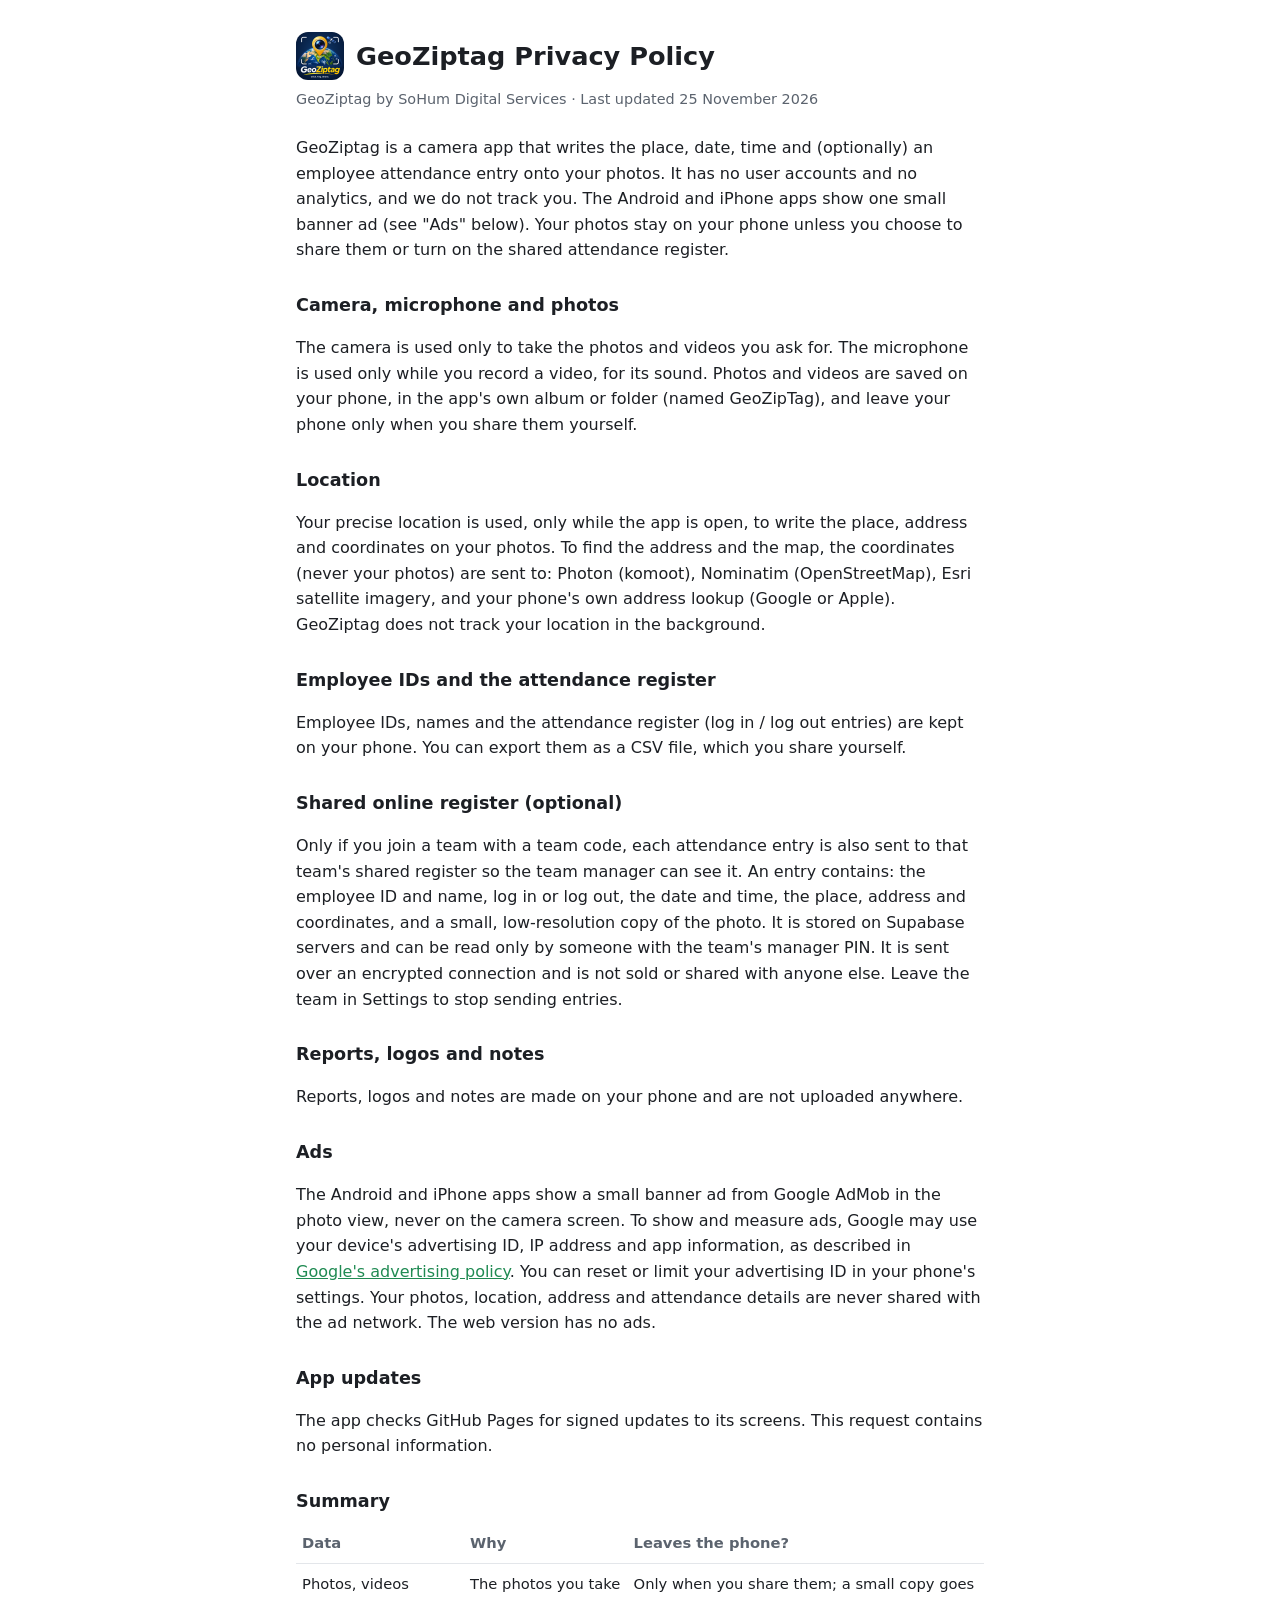
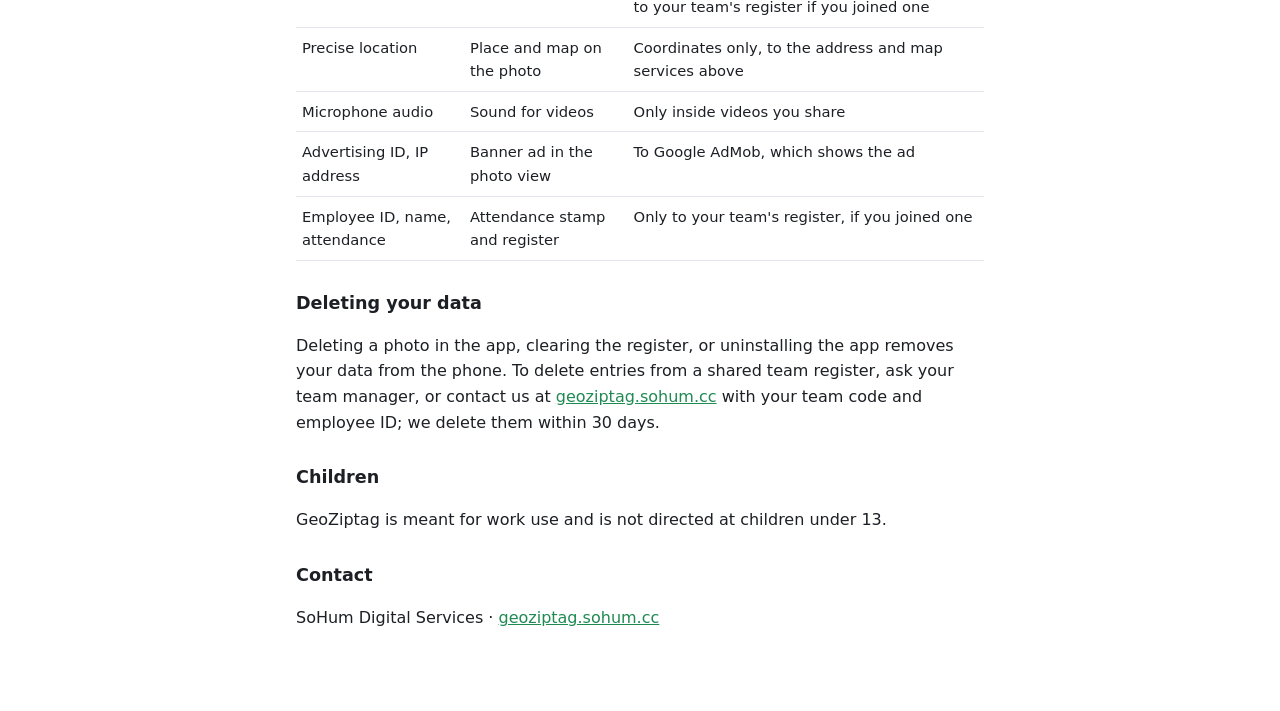
<file: privacy.html>
<!doctype html>
<html lang="en">
<head>
<meta charset="utf-8">
<meta name="viewport" content="width=device-width, initial-scale=1">
<title>GeoZiptag Privacy Policy</title>
<meta name="description" content="How GeoZiptag by SoHum Digital Services uses your camera, location and attendance data.">
<link rel="icon" href="assets/icon-192.png">
<style>
  :root { --bg:#ffffff; --text:#1c1f24; --muted:#5b636e; --line:#e3e6ea; --accent:#1f8a52; }
  @media (prefers-color-scheme: dark) {
    :root:not([data-theme="light"]) { --bg:#121417; --text:#eceef1; --muted:#a2aab4; --line:#2a2f36; --accent:#4cc489; }
  }
  :root[data-theme="dark"] { --bg:#121417; --text:#eceef1; --muted:#a2aab4; --line:#2a2f36; --accent:#4cc489; }
  * { box-sizing: border-box; }
  body { margin:0; background:var(--bg); color:var(--text); font:16px/1.6 system-ui, -apple-system, "Segoe UI", Roboto, sans-serif; }
  main { max-width:720px; margin:0 auto; padding:32px 16px 64px; }
  header { display:flex; align-items:center; gap:12px; margin-bottom:8px; }
  header img { width:48px; height:48px; border-radius:12px; }
  h1 { font-size:1.6rem; margin:0; line-height:1.2; }
  h2 { font-size:1.1rem; margin:28px 0 6px; }
  p, li { color:var(--text); }
  .meta { color:var(--muted); font-size:.9rem; margin:0 0 24px; }
  ul { padding-left:20px; }
  table { width:100%; border-collapse:collapse; font-size:.92rem; margin:8px 0; }
  th, td { text-align:left; vertical-align:top; padding:8px 6px; border-bottom:1px solid var(--line); }
  th { color:var(--muted); font-weight:600; }
  a { color:var(--accent); }
</style>
</head>
<body>
<main>
  <header><img src="assets/icon-192.png" alt=""><h1>GeoZiptag Privacy Policy</h1></header>
  <p class="meta">GeoZiptag by SoHum Digital Services · Last updated 25 November 2026</p>

  <p>GeoZiptag is a camera app that writes the place, date, time and (optionally) an employee attendance
  entry onto your photos. It has no user accounts and no analytics, and we do not track you. The Android and iPhone
  apps show one small banner ad (see "Ads" below). Your photos stay on
  your phone unless you choose to share them or turn on the shared attendance register.</p>

  <h2>Camera, microphone and photos</h2>
  <p>The camera is used only to take the photos and videos you ask for. The microphone is used only while you
  record a video, for its sound. Photos and videos are saved on your phone, in the app's own album or folder (named GeoZipTag), and
  leave your phone only when you share them yourself.</p>

  <h2>Location</h2>
  <p>Your precise location is used, only while the app is open, to write the place, address and coordinates on
  your photos. To find the address and the map, the coordinates (never your photos) are sent to: Photon (komoot),
  Nominatim (OpenStreetMap), Esri satellite imagery, and your phone's own address lookup (Google or Apple).
  GeoZiptag does not track your location in the background.</p>

  <h2>Employee IDs and the attendance register</h2>
  <p>Employee IDs, names and the attendance register (log in / log out entries) are kept on your phone. You can
  export them as a CSV file, which you share yourself.</p>

  <h2>Shared online register (optional)</h2>
  <p>Only if you join a team with a team code, each attendance entry is also sent to that team's shared register so
  the team manager can see it. An entry contains: the employee ID and name, log in or log out, the date and time,
  the place, address and coordinates, and a small, low-resolution copy of the photo. It is stored on Supabase
  servers and can be read only by someone with the team's manager PIN. It is sent over an encrypted connection and
  is not sold or shared with anyone else. Leave the team in Settings to stop sending entries.</p>

  <h2>Reports, logos and notes</h2>
  <p>Reports, logos and notes are made on your phone and are not uploaded anywhere.</p>

  <h2>Ads</h2>
  <p>The Android and iPhone apps show a small banner ad from Google AdMob in the photo view, never on the camera
  screen. To show and measure ads, Google may use your device's advertising ID, IP address and app information,
  as described in <a href="https://policies.google.com/technologies/ads">Google's advertising policy</a>. You can
  reset or limit your advertising ID in your phone's settings. Your photos, location, address and attendance
  details are never shared with the ad network. The web version has no ads.</p>

  <h2>App updates</h2>
  <p>The app checks GitHub Pages for signed updates to its screens. This request contains no personal information.</p>

  <h2>Summary</h2>
  <table>
    <tr><th>Data</th><th>Why</th><th>Leaves the phone?</th></tr>
    <tr><td>Photos, videos</td><td>The photos you take</td><td>Only when you share them; a small copy goes to your team's register if you joined one</td></tr>
    <tr><td>Precise location</td><td>Place and map on the photo</td><td>Coordinates only, to the address and map services above</td></tr>
    <tr><td>Microphone audio</td><td>Sound for videos</td><td>Only inside videos you share</td></tr>
    <tr><td>Advertising ID, IP address</td><td>Banner ad in the photo view</td><td>To Google AdMob, which shows the ad</td></tr>
    <tr><td>Employee ID, name, attendance</td><td>Attendance stamp and register</td><td>Only to your team's register, if you joined one</td></tr>
  </table>

  <h2>Deleting your data</h2>
  <p>Deleting a photo in the app, clearing the register, or uninstalling the app removes your data from the phone.
  To delete entries from a shared team register, ask your team manager, or contact us at
  <a href="https://geoziptag.sohum.cc">geoziptag.sohum.cc</a> with your team code and employee ID; we delete them
  within 30 days.</p>

  <h2>Children</h2>
  <p>GeoZiptag is meant for work use and is not directed at children under 13.</p>

  <h2>Contact</h2>
  <p>SoHum Digital Services · <a href="https://geoziptag.sohum.cc">geoziptag.sohum.cc</a></p>
</main>
</body>
</html>
</file>
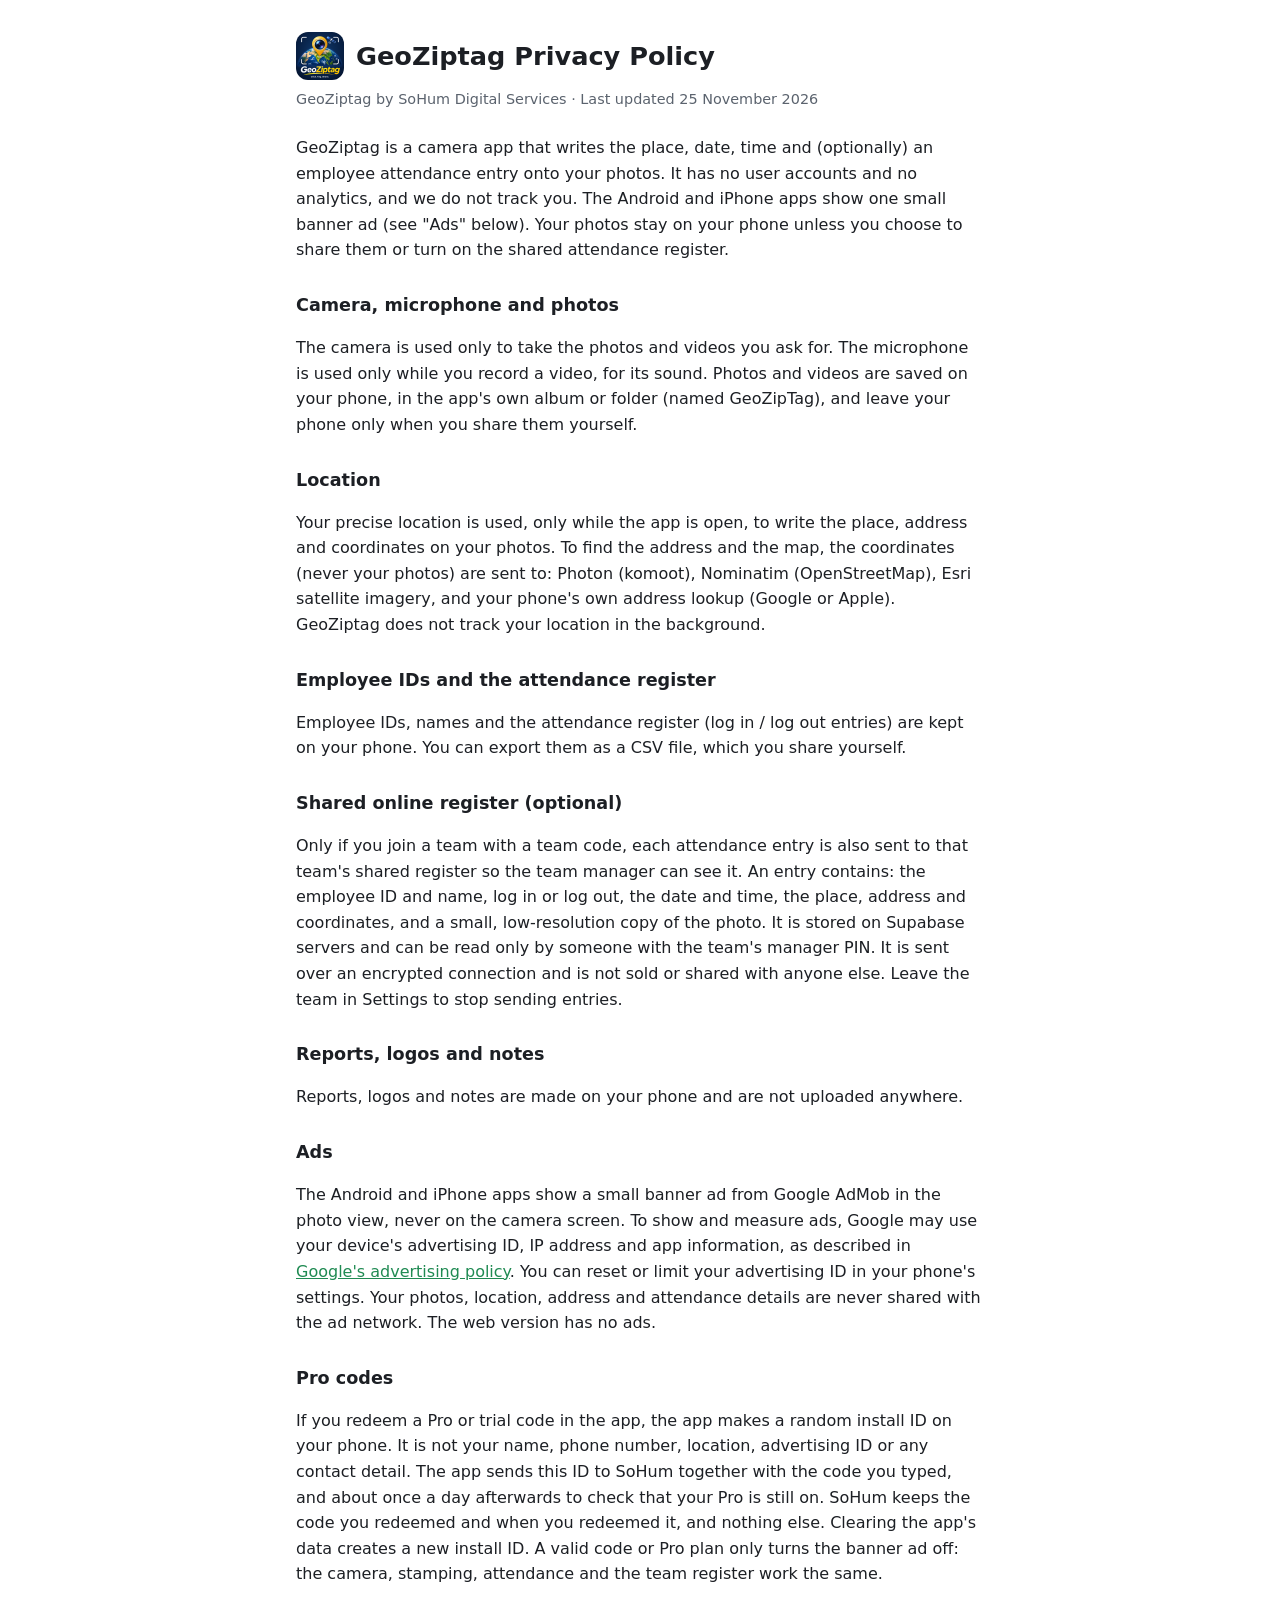
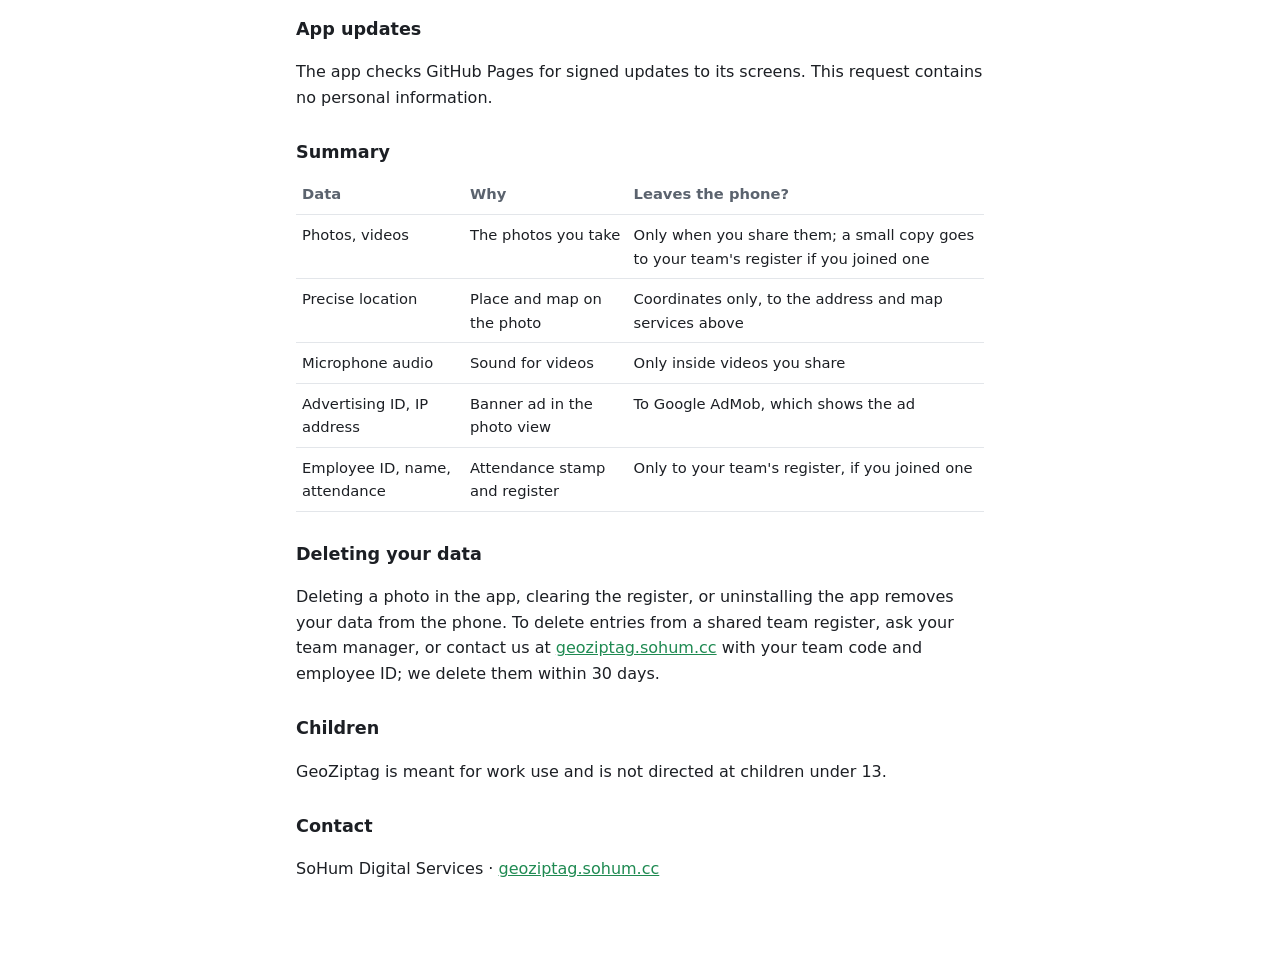
<file: preview/privacy.html>
<!doctype html>
<html lang="en">
<head>
<meta charset="utf-8">
<meta name="viewport" content="width=device-width, initial-scale=1">
<title>GeoZiptag Privacy Policy</title>
<meta name="description" content="How GeoZiptag by SoHum Digital Services uses your camera, location and attendance data.">
<link rel="icon" href="assets/icon-192.png">
<style>
  :root { --bg:#ffffff; --text:#1c1f24; --muted:#5b636e; --line:#e3e6ea; --accent:#1f8a52; }
  @media (prefers-color-scheme: dark) {
    :root:not([data-theme="light"]) { --bg:#121417; --text:#eceef1; --muted:#a2aab4; --line:#2a2f36; --accent:#4cc489; }
  }
  :root[data-theme="dark"] { --bg:#121417; --text:#eceef1; --muted:#a2aab4; --line:#2a2f36; --accent:#4cc489; }
  * { box-sizing: border-box; }
  body { margin:0; background:var(--bg); color:var(--text); font:16px/1.6 system-ui, -apple-system, "Segoe UI", Roboto, sans-serif; }
  main { max-width:720px; margin:0 auto; padding:32px 16px 64px; }
  header { display:flex; align-items:center; gap:12px; margin-bottom:8px; }
  header img { width:48px; height:48px; border-radius:12px; }
  h1 { font-size:1.6rem; margin:0; line-height:1.2; }
  h2 { font-size:1.1rem; margin:28px 0 6px; }
  p, li { color:var(--text); }
  .meta { color:var(--muted); font-size:.9rem; margin:0 0 24px; }
  ul { padding-left:20px; }
  table { width:100%; border-collapse:collapse; font-size:.92rem; margin:8px 0; }
  th, td { text-align:left; vertical-align:top; padding:8px 6px; border-bottom:1px solid var(--line); }
  th { color:var(--muted); font-weight:600; }
  a { color:var(--accent); }
</style>
</head>
<body>
<main>
  <header><img src="assets/icon-192.png" alt=""><h1>GeoZiptag Privacy Policy</h1></header>
  <p class="meta">GeoZiptag by SoHum Digital Services · Last updated 25 November 2026</p>

  <p>GeoZiptag is a camera app that writes the place, date, time and (optionally) an employee attendance
  entry onto your photos. It has no user accounts and no analytics, and we do not track you. The Android and iPhone
  apps show one small banner ad (see "Ads" below). Your photos stay on
  your phone unless you choose to share them or turn on the shared attendance register.</p>

  <h2>Camera, microphone and photos</h2>
  <p>The camera is used only to take the photos and videos you ask for. The microphone is used only while you
  record a video, for its sound. Photos and videos are saved on your phone, in the app's own album or folder (named GeoZipTag), and
  leave your phone only when you share them yourself.</p>

  <h2>Location</h2>
  <p>Your precise location is used, only while the app is open, to write the place, address and coordinates on
  your photos. To find the address and the map, the coordinates (never your photos) are sent to: Photon (komoot),
  Nominatim (OpenStreetMap), Esri satellite imagery, and your phone's own address lookup (Google or Apple).
  GeoZiptag does not track your location in the background.</p>

  <h2>Employee IDs and the attendance register</h2>
  <p>Employee IDs, names and the attendance register (log in / log out entries) are kept on your phone. You can
  export them as a CSV file, which you share yourself.</p>

  <h2>Shared online register (optional)</h2>
  <p>Only if you join a team with a team code, each attendance entry is also sent to that team's shared register so
  the team manager can see it. An entry contains: the employee ID and name, log in or log out, the date and time,
  the place, address and coordinates, and a small, low-resolution copy of the photo. It is stored on Supabase
  servers and can be read only by someone with the team's manager PIN. It is sent over an encrypted connection and
  is not sold or shared with anyone else. Leave the team in Settings to stop sending entries.</p>

  <h2>Reports, logos and notes</h2>
  <p>Reports, logos and notes are made on your phone and are not uploaded anywhere.</p>

  <h2>Ads</h2>
  <p>The Android and iPhone apps show a small banner ad from Google AdMob in the photo view, never on the camera
  screen. To show and measure ads, Google may use your device's advertising ID, IP address and app information,
  as described in <a href="https://policies.google.com/technologies/ads">Google's advertising policy</a>. You can
  reset or limit your advertising ID in your phone's settings. Your photos, location, address and attendance
  details are never shared with the ad network. The web version has no ads.</p>

  <h2>Pro codes</h2>
  <p>If you redeem a Pro or trial code in the app, the app makes a random install ID on your phone. It is not your name,
  phone number, location, advertising ID or any contact detail. The app sends this ID to SoHum together with the code you
  typed, and about once a day afterwards to check that your Pro is still on. SoHum keeps the code you redeemed and when you
  redeemed it, and nothing else. Clearing the app's data creates a new install ID. A valid code or Pro plan only turns the
  banner ad off: the camera, stamping, attendance and the team register work the same.</p>

  <h2>App updates</h2>
  <p>The app checks GitHub Pages for signed updates to its screens. This request contains no personal information.</p>

  <h2>Summary</h2>
  <table>
    <tr><th>Data</th><th>Why</th><th>Leaves the phone?</th></tr>
    <tr><td>Photos, videos</td><td>The photos you take</td><td>Only when you share them; a small copy goes to your team's register if you joined one</td></tr>
    <tr><td>Precise location</td><td>Place and map on the photo</td><td>Coordinates only, to the address and map services above</td></tr>
    <tr><td>Microphone audio</td><td>Sound for videos</td><td>Only inside videos you share</td></tr>
    <tr><td>Advertising ID, IP address</td><td>Banner ad in the photo view</td><td>To Google AdMob, which shows the ad</td></tr>
    <tr><td>Employee ID, name, attendance</td><td>Attendance stamp and register</td><td>Only to your team's register, if you joined one</td></tr>
  </table>

  <h2>Deleting your data</h2>
  <p>Deleting a photo in the app, clearing the register, or uninstalling the app removes your data from the phone.
  To delete entries from a shared team register, ask your team manager, or contact us at
  <a href="https://geoziptag.sohum.cc">geoziptag.sohum.cc</a> with your team code and employee ID; we delete them
  within 30 days.</p>

  <h2>Children</h2>
  <p>GeoZiptag is meant for work use and is not directed at children under 13.</p>

  <h2>Contact</h2>
  <p>SoHum Digital Services · <a href="https://geoziptag.sohum.cc">geoziptag.sohum.cc</a></p>
</main>
</body>
</html>
</file>
